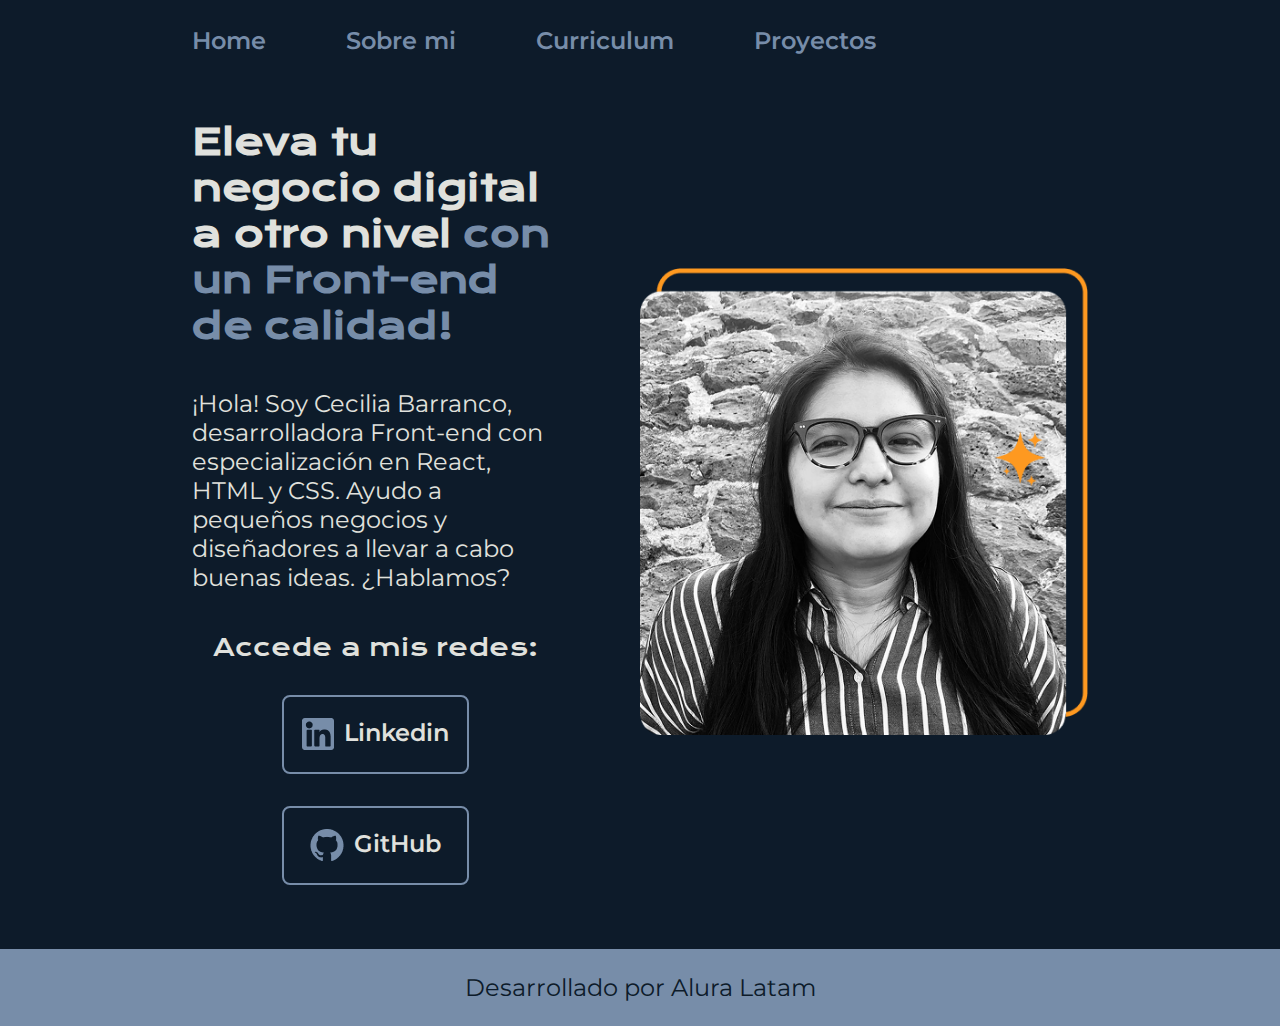
<file: index.html>
<!DOCTYPE html>
<html lang="es-mx">
<head>
    <meta charset="UTF-8">
    <meta name="viewport" content="width=device-width, initial-scale=1.0">
    <title>Portafolio</title>
    <link rel="stylesheet" href="./styles/style.css">
</head>
<body>
    <header class="header">
        <nav class="header__menu">
            <a class="header__menu__link" href="index.html">Home</a>
            <a class="header__menu__link" href="about.html">Sobre mi</a>
            <a class="header__menu__link" href="curriculo.html">Curriculum</a>
            <a class="header__menu__link" href="proyectos.html">Proyectos</a>
        </nav>
    </header>
    <main class="presentacion">
        <section class="presentacion__contenido">
            <h1 class="presentacion__contenido__titulo">
                Eleva tu negocio digital a otro nivel <strong class="texto-destacado">con un Front-end de calidad!</strong>
            </h1>
            <p class="presentacion__contenido__texto">
                ¡Hola! Soy Cecilia Barranco, desarrolladora Front-end con especialización en React, HTML y CSS. Ayudo a pequeños negocios y diseñadores a llevar a cabo buenas ideas. ¿Hablamos?
            </p>
            <div class="presentacion__enlaces">
                <h2 class="presentacion__enlaces__subtitulo">Accede a mis redes:</h2>
                <a class="presentacion__enlaces__link" href="https://www.linkedin.com/in/cecilia-barranco-sanchez/" target="_blank" rel="noopener noreferrer">
                    <img src="./assets/linkedin.png">
                    Linkedin
                </a>
                <a class="presentacion__enlaces__link" href="https://github.com/ceciliabarranco94" target="_blank" rel="noopener noreferrer">
                    <img src="./assets/github.png">
                    GitHub
                </a>
            </div>
        </section>
            <img class="presentacion__imagen" src="./assets/foto.png" alt="Imagen de Cecilia Barranco">

    </main>

    <footer class="footer">
        <p>Desarrollado por Alura Latam</p>
    </footer>
</body>
</html>
</file>
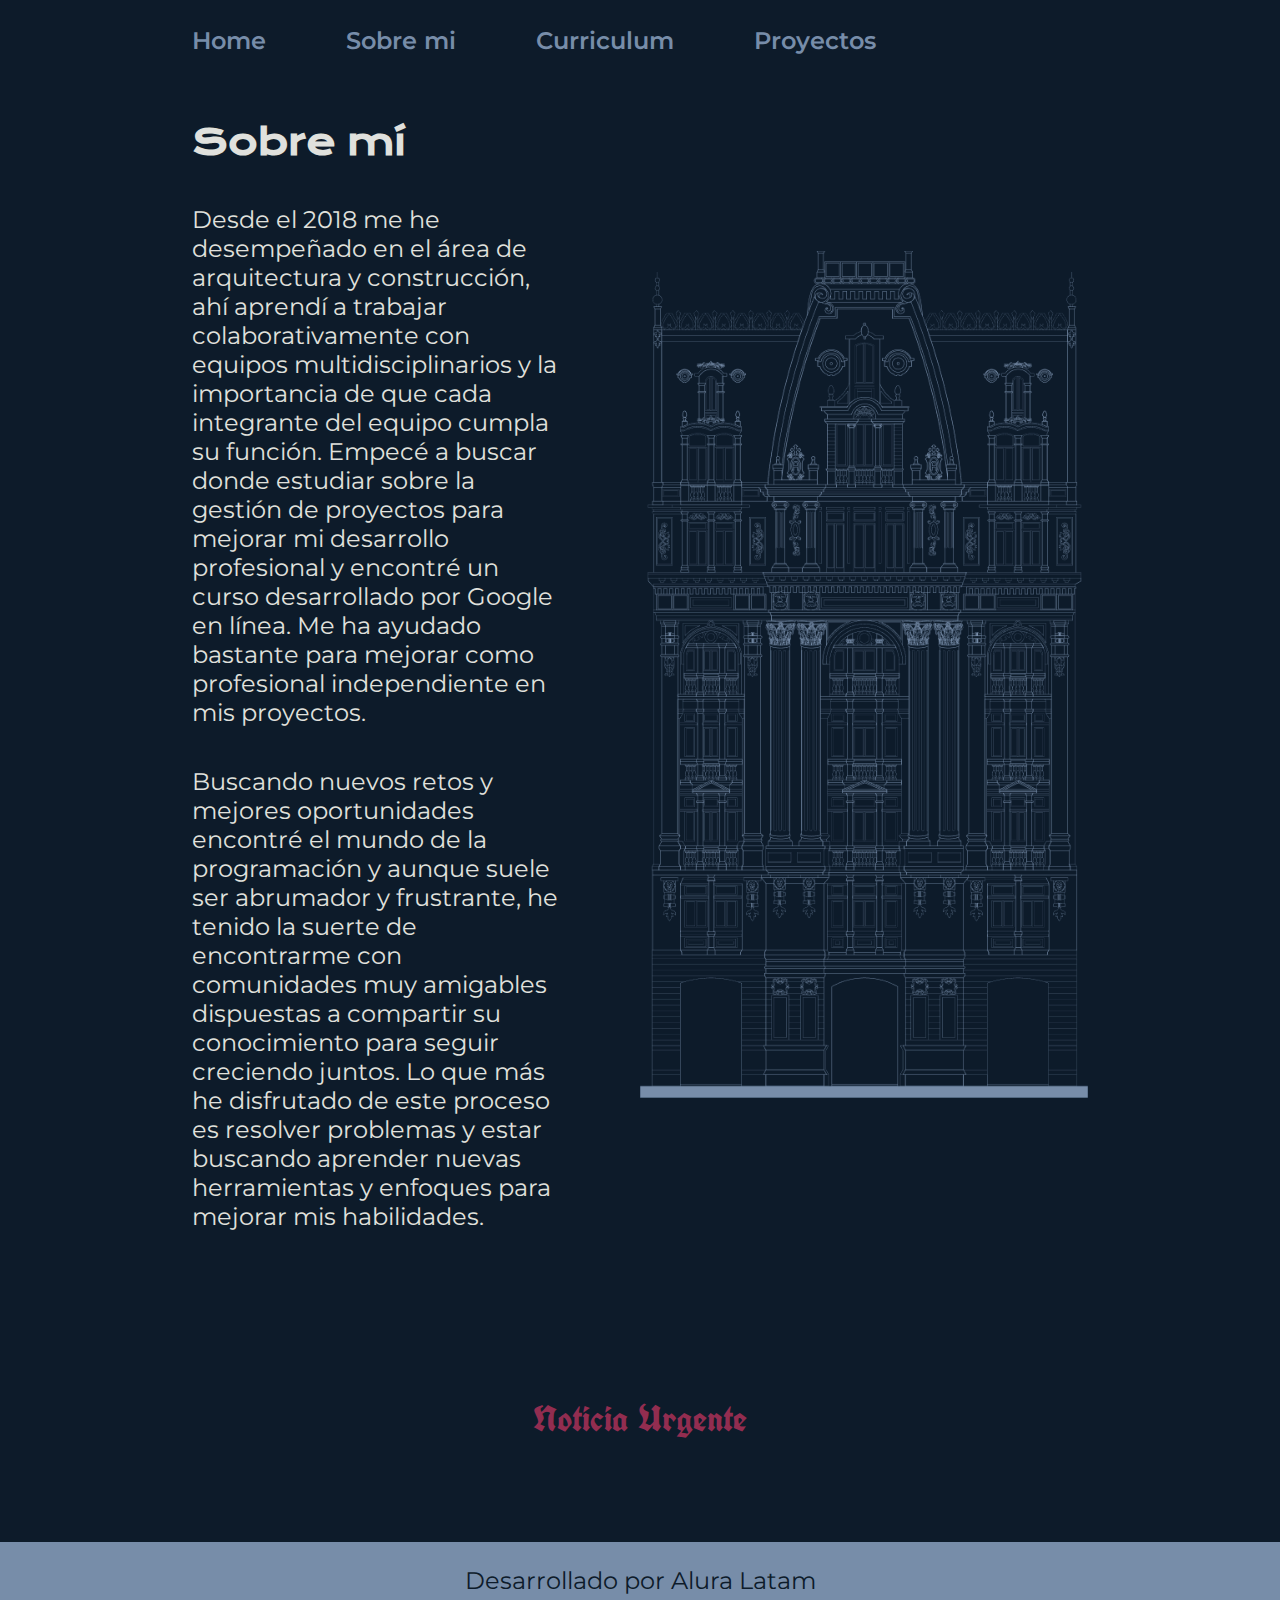
<file: about.html>
<!DOCTYPE html>
<html lang="es-mx">
<head>
    <meta charset="UTF-8">
    <meta name="viewport" content="width=device-width, initial-scale=1.0">
    <title>Sobre mí</title>
    <link rel="stylesheet" href="./styles/style.css">
</head>
<body>
    <header class="header">
        <nav class="header__menu">
            <a class="header__menu__link" href="index.html">Home</a>
            <a class="header__menu__link" href="about.html">Sobre mi</a>
            <a class="header__menu__link" href="curriculo.html">Curriculum</a>
            <a class="header__menu__link" href="proyectos.html">Proyectos</a>
        </nav>
    </header>
    <main class="presentacion">
        <section class="presentacion__contenido">
            <h1 class="presentacion__contenido__titulo">Sobre mí</h1>
            <p class="presentacion__contenido__texto">Desde el 2018 me he desempeñado en el área de arquitectura y construcción, ahí aprendí a trabajar colaborativamente con equipos multidisciplinarios y la importancia de que cada integrante del equipo cumpla su función. Empecé a buscar donde estudiar sobre la gestión de proyectos para mejorar mi desarrollo profesional y encontré un curso desarrollado por Google en línea. Me ha ayudado bastante para mejorar como profesional independiente en mis proyectos.</p>
            
            <p class="presentacion__contenido__texto">Buscando nuevos retos y mejores oportunidades encontré el mundo de la programación y aunque suele ser abrumador y frustrante, he tenido la suerte de encontrarme con comunidades muy amigables dispuestas a compartir su conocimiento para seguir creciendo juntos. Lo que más he disfrutado de este proceso es resolver problemas y estar buscando aprender nuevas herramientas y enfoques para mejorar mis habilidades.</p>
        </section>

        <img class="presentacion__imagen" src="./assets/fachada.png" alt="Ilustración de fachada arquitectónica realizada por Cecilia Barranco">
    </main>

        <section>
            <p class="urgente"> Noticia Urgente </p>
        </section>

    <footer class="footer">
        <p>Desarrollado por Alura Latam</p>
    </footer>
</body>
</html>
</file>
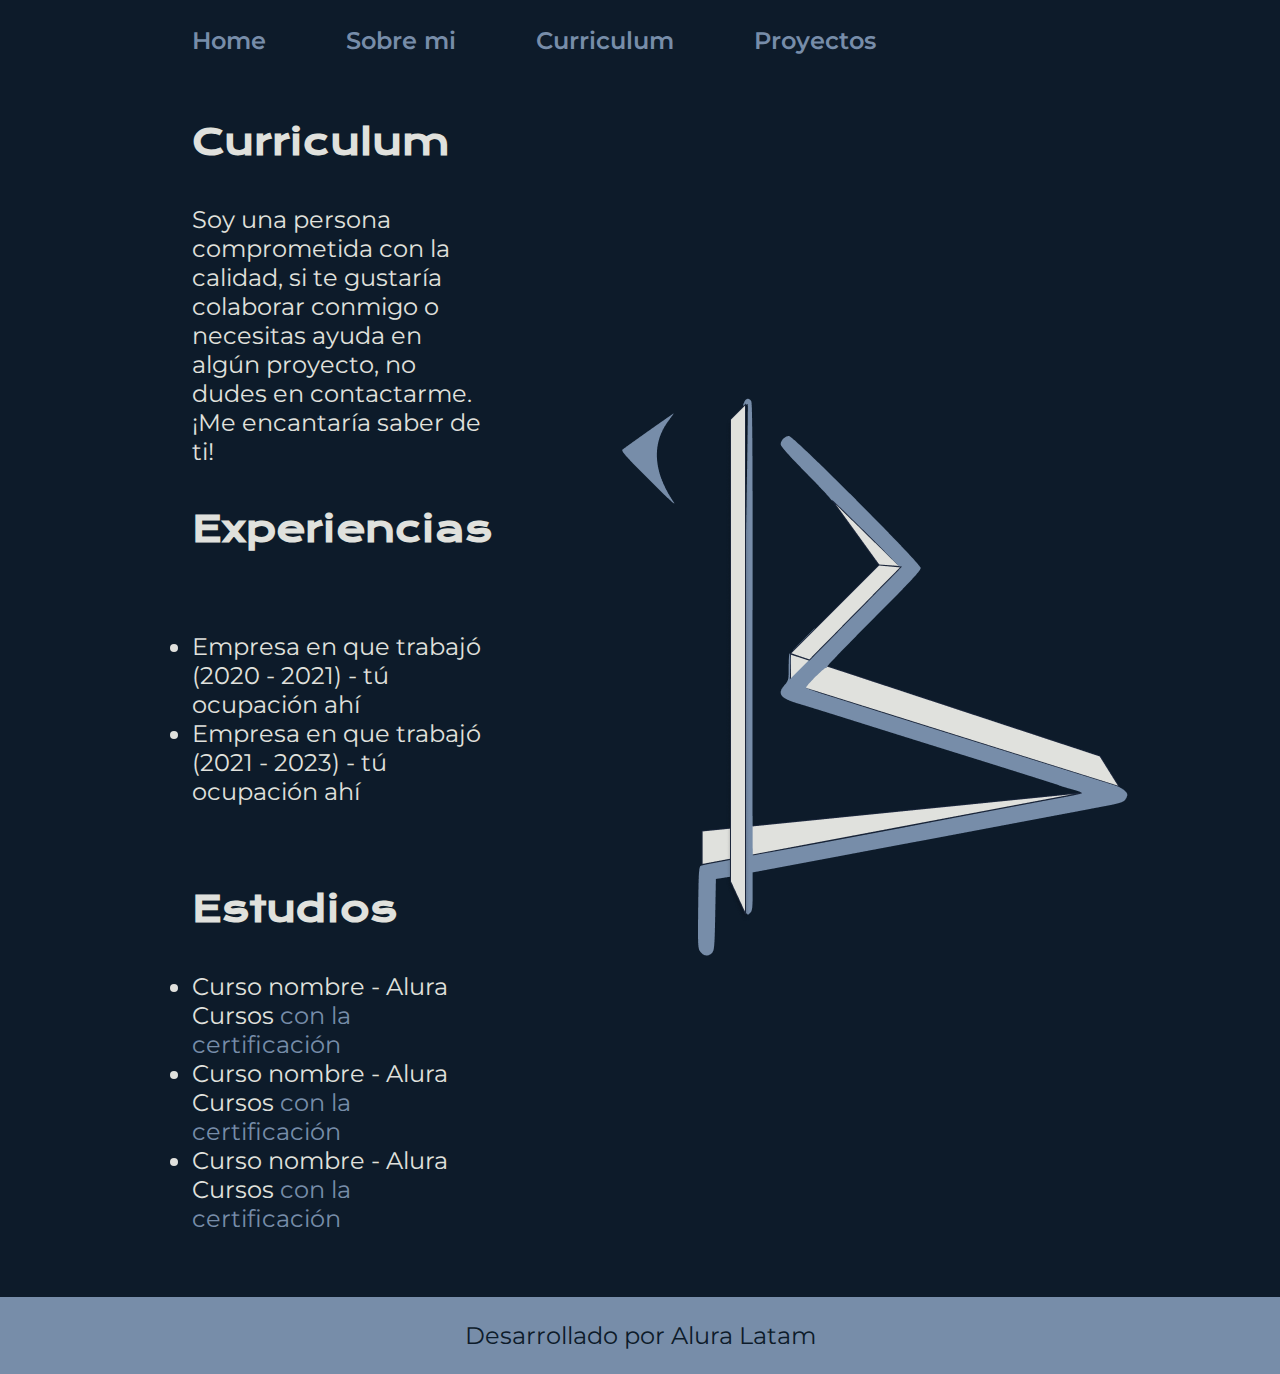
<file: curriculo.html>
<!DOCTYPE html>
<html lang="en">
<head>
    <meta charset="UTF-8">
    <meta name="viewport" content="width=device-width, initial-scale=1.0">
    <title>Curriculum</title>
    <link rel="stylesheet" href="./styles/style.css">
</head>
<body>
    <header class="header">
        <nav class="header__menu">
            <a class="header__menu__link" href="index.html">Home</a>
            <a class="header__menu__link" href="about.html">Sobre mi</a>
            <a class="header__menu__link" href="curriculo.html">Curriculum</a>
            <a class="header__menu__link" href="proyectos.html">Proyectos</a>
        </nav>
    </header>
    <main class="presentacion">
        <section class="presentacion__contenido">
            <h1 class="presentacion__contenido__titulo">Curriculum</h1>
                <p class="presentacion__contenido__texto">Soy una persona comprometida con la calidad, si te gustaría colaborar conmigo o necesitas ayuda en algún proyecto, no dudes en contactarme. ¡Me encantaría saber de ti!</p>
            <h2 class="presentacion__contenido__titulo">Experiencias</h2>
                <p class="presentacion__contenido__texto">
                    <ul class="presentacion__contenido__texto">
                        <li> Empresa en que trabajó (2020 - 2021) - tú ocupación ahí </li>
                        <li> Empresa en que trabajó (2021 - 2023) - tú ocupación ahí </li>
                    </ul>
                </p>
            <h2 class="presentacion__contenido__titulo">Estudios</h2>
            <div class="presentacion__contenido__texto">
                <ul class="presentacion__contenido__texto">
                        <li>Curso nombre - Alura Cursos <a href="linkdelacertificacion">con la certificación</a> </li>
                        <li>Curso nombre - Alura Cursos <a href="linkdelacertificacion">con la certificación</a></li>
                        <li>Curso nombre - Alura Cursos <a href="linkdelacertificacion">con la certificación</a></li>
                </ul>
            </div>
        </section>
            <img src="./assets/logo.png" alt="Foto de logo de Cecilia Barranco">
    </main>

    <footer class="footer">
        <p>Desarrollado por Alura Latam</p>
    </footer>
</body>
</html>
</file>
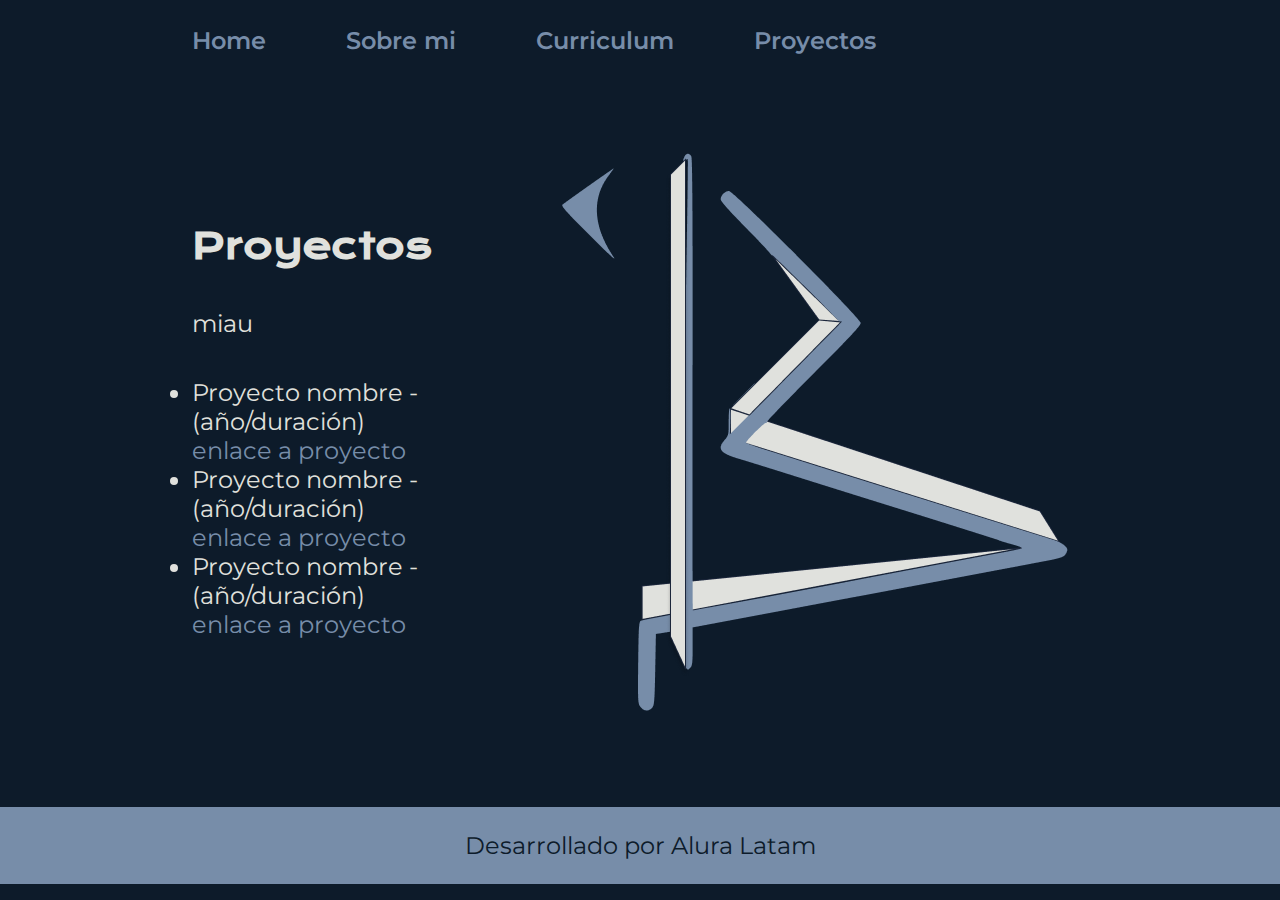
<file: proyectos.html>
<!DOCTYPE html>
<html lang="en">
<head>
    <meta charset="UTF-8">
    <meta name="viewport" content="width=device-width, initial-scale=1.0">
    <title>Curriculum</title>
    <link rel="stylesheet" href="./styles/style.css">
</head>
<body>
    <header class="header">
        <nav class="header__menu">
            <a class="header__menu__link" href="index.html">Home</a>
            <a class="header__menu__link" href="about.html">Sobre mi</a>
            <a class="header__menu__link" href="curriculo.html">Curriculum</a>
            <a class="header__menu__link" href="proyectos.html">Proyectos</a>
        </nav>
    </header>
    <main class="presentacion">
        <section class="presentacion__contenido">
            <h1 class="presentacion__contenido__titulo">Proyectos</h1>
                <p class="presentacion__contenido__texto">miau</p>
            <div class="presentacion__contenido__texto">
                <ul class="presentacion__contenido__texto">
                        <li>Proyecto nombre - (año/duración) <a href="linkdelacertificacion">enlace a proyecto</a> </li>
                        <li>Proyecto nombre - (año/duración) <a href="linkdelacertificacion">enlace a proyecto</a></li>
                        <li>Proyecto nombre - (año/duración) <a href="linkdelacertificacion">enlace a proyecto</a></li>
                </ul>
            </div>
        </section>
            <img src="./assets/logo.png" alt="Foto de logo de Cecilia Barranco">
    </main>

    <footer class="footer">
        <p>Desarrollado por Alura Latam</p>
    </footer>
</body>
</html>
</file>
<file: styles/style.css>
@import url('https://fonts.googleapis.com/css2?family=Krona+One&family=Montserrat:ital,wght@0,100..900;1,100..900&family=Open+Sans:ital,wght@0,300..800;1,300..800&family=Sedgwick+Ave+Display&family=UnifrakturCook:wght@700&display=swap');

:root{
    --color-primario: #0D1B2A;
    --color-secundario: #E0E1DD;
    --color-terciario: #778DA9;
    --color-presentacion-hover: #1B263B;
    --color-header-menu-hover: #FE9920;
    --color-urgente: #922D50;
    --color-urgente-hover: #E0E1DD;


    --fuente-montse: "Montserrat", sans-serif;
    --fuente-krona: "Krona One", sans-serif;
    --fuente-UnifrakturCook: "UnifrakturCook", cursive;

}

* {
    margin: 0;
    padding: 0;
}

body {
    /* height: 100vh; */
    box-sizing: border-box;
    background-color: var(--color-primario);
    color: var(--color-secundario);
}

.header {
    padding: 2% 0% 0% 15%;
}

.header__menu {
    display: flex;
    gap: 80px;
}

.header__menu__link {
    font-family: var(--fuente-montse);
    font-size: 1.5rem;
    font-weight: 600;
    color: var(--color-terciario);
    text-decoration: none;
    /*padding: 10px 15px;
    margin: 0 10px;*/
}

.header__menu__link:hover {
    color: var(--color-header-menu-hover);
}

.presentacion {
    padding: 5% 15%;
    display: flex;
    align-items: center;
    justify-content: space-between;
    gap: 82px;
}

.presentacion__contenido {
    width: 50%;
    display: flex;
    flex-direction: column;
    gap: 40px;
}

.presentacion__contenido__titulo {
    font-size: 2.25rem;
    font-family: var(--fuente-krona);
}

.texto-destacado {
    color: var(--color-terciario); 
}

.presentacion__contenido__texto {
    font-family: var(--fuente-montse);
    font-size: 1.5rem;
}

.presentacion__contenido__texto a{
    text-decoration: none;
    color: var(--color-terciario);
}

.presentacion__enlaces {
    display: flex;
    justify-content: space-between;
    flex-direction: column;
    align-items: center;
    gap: 32px;
}

.presentacion__enlaces__subtitulo {
    font-size: 1.5rem;
    font-family: var(--fuente-krona);
    font-weight: 400;
}

.presentacion__enlaces__link {
    display: flex;
    justify-content: center;
    gap: 10px;
    border: 2px solid var(--color-terciario);
    width: 50%;
    text-align: center;
    padding: 21.5px 0;
    border-radius: 8px;
    font-family: var(--fuente-montse);
    font-size: 1.5rem;
    font-weight: 600;
    text-decoration: none;
    color: var(--color-secundario);
}

.presentacion__enlaces__link:hover {
    background-color: var(--color-presentacion-hover);
}

.presentacion__imagen {
    width: 50%;
}

.urgente {
    color:var(--color-urgente);
    margin: 50px;
    padding: 50px;
    font-family: var(--fuente-UnifrakturCook);
    font-size: 36px;
    text-align: center;
    display: flex;
    justify-content: center;
}

.urgente:hover {
    background-color: var(--color-urgente-hover);
    font-size: 4.5rem;
    cursor: pointer;
    border-radius: 8px;
}

.footer {
    background-color: var(--color-terciario);
    color:var(--color-primario);
    padding: 24px;
    text-align: center;
    font-family: var(--fuente-montse);
    font-size: 1.5rem;
    font-weight: 400;
}

@media (max-width: 1200px) {
    .header {
        padding: 10%;
    }

    .header__menu {
        justify-content: center;
    }

    .presentacion {
        flex-direction: column-reverse;
        padding: 5%;
    }

    .presentacion__contenido {
        width: auto;
    }
}
</file>
